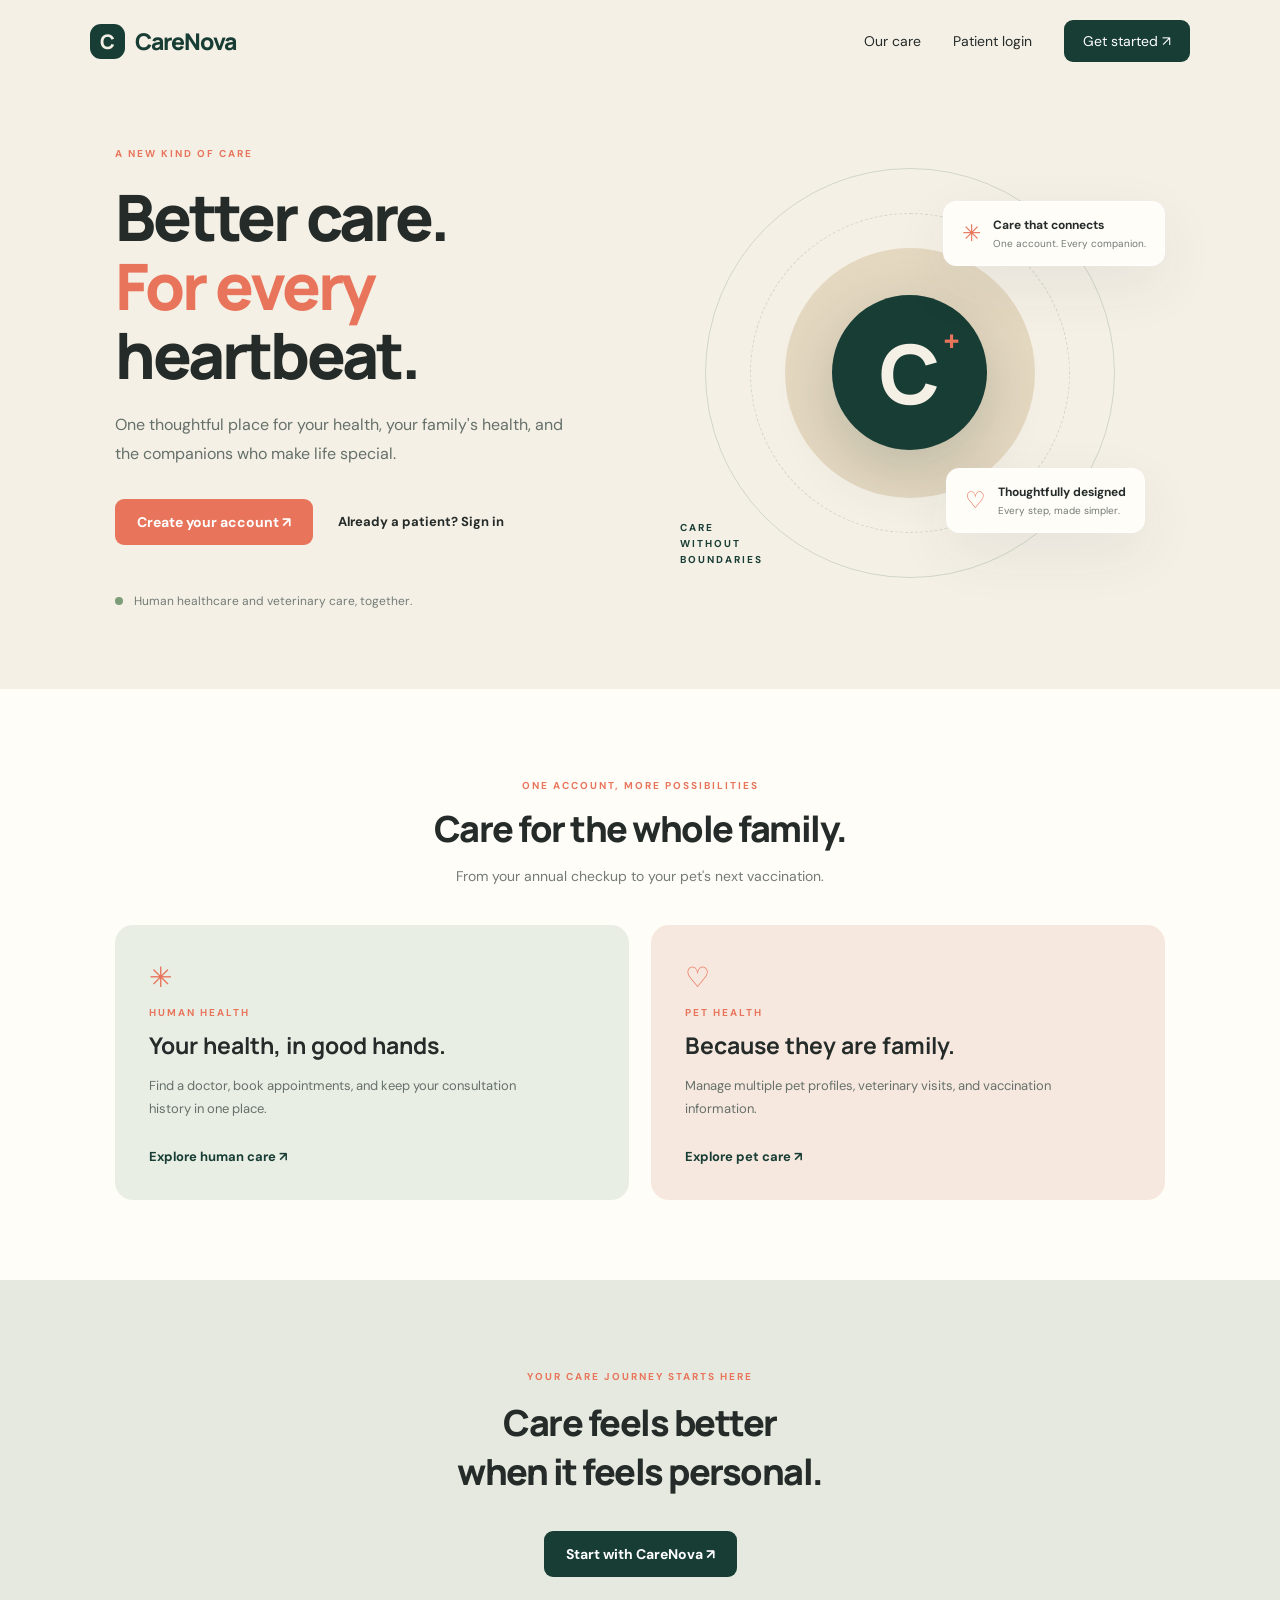
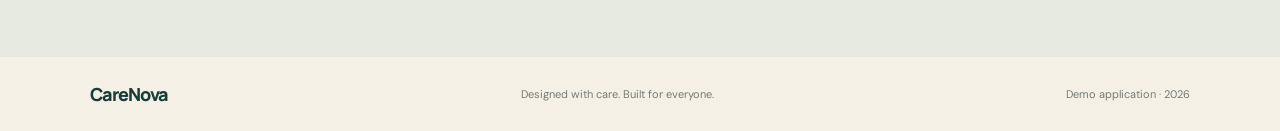
<file: index.html>
﻿<!DOCTYPE html>
<html lang="en">
<head>
<meta charset="UTF-8">
<meta name="viewport" content="width=device-width,initial-scale=1">
<title>CareNova | Healthcare, Reimagined</title>
<link rel="stylesheet" href="css/style.css">
</head>
<body>
<header class="site-header">
<a class="brand" href="index.html"><span class="brand-mark">C</span> CareNova</a>
<nav><a href="#care">Our care</a><a href="login.html">Patient login</a><a class="nav-cta" href="register.html">Get started ↗</a></nav>
</header>
<main>
<section class="hero">
<div class="hero-copy">
<p class="eyebrow">A NEW KIND OF CARE</p>
<h1>Better care.<br><span>For every</span> heartbeat.</h1>
<p class="hero-text">One thoughtful place for your health, your family's health, and the companions who make life special.</p>
<div class="hero-actions"><a class="btn btn-coral" href="register.html">Create your account ↗</a><a class="text-link" href="login.html">Already a patient? Sign in</a></div>
<div class="hero-note"><span class="status-dot"></span> Human healthcare and veterinary care, together.</div>
</div>
<div class="hero-art">
<div class="orbit orbit-one"></div><div class="orbit orbit-two"></div>
<div class="sun-disc"></div>
<div class="art-card art-card-top"><span>✳</span><div><b>Care that connects</b><small>One account. Every companion.</small></div></div>
<div class="art-card art-card-bottom"><span>♡</span><div><b>Thoughtfully designed</b><small>Every step, made simpler.</small></div></div>
<div class="art-center">C<span>+</span></div>
<div class="art-label">CARE<br>WITHOUT<br>BOUNDARIES</div>
</div>
</section>
<section class="care-section" id="care">
<div class="section-heading"><p class="eyebrow">ONE ACCOUNT, MORE POSSIBILITIES</p><h2>Care for the whole family.</h2><p>From your annual checkup to your pet's next vaccination.</p></div>
<div class="care-grid">
<article class="care-card human-card"><div class="card-icon">✳</div><p class="eyebrow">HUMAN HEALTH</p><h3>Your health, in good hands.</h3><p>Find a doctor, book appointments, and keep your consultation history in one place.</p><a href="register.html">Explore human care ↗</a></article>
<article class="care-card pet-card"><div class="card-icon">♡</div><p class="eyebrow">PET HEALTH</p><h3>Because they are family.</h3><p>Manage multiple pet profiles, veterinary visits, and vaccination information.</p><a href="register.html">Explore pet care ↗</a></article>
</div>
</section>
<section class="closing"><p class="eyebrow">YOUR CARE JOURNEY STARTS HERE</p><h2>Care feels better<br>when it feels personal.</h2><a class="btn btn-dark" href="register.html">Start with CareNova ↗</a></section>
</main>
<footer><a class="brand" href="index.html">CareNova</a><span>Designed with care. Built for everyone.</span><span>Demo application · 2026</span></footer>
</body>
</html>
</file>
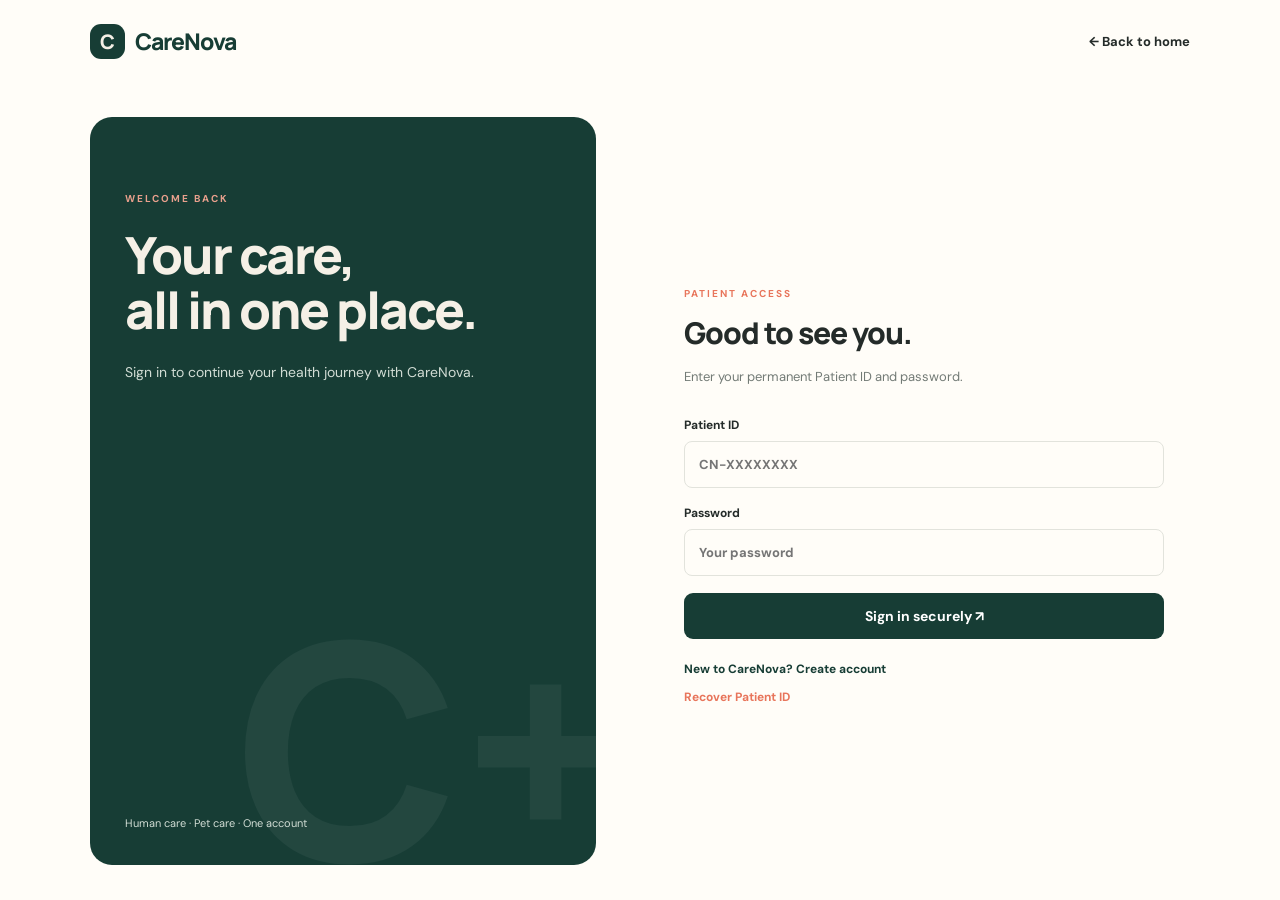
<file: admin.html>
﻿<!DOCTYPE html>
<html lang="en">
<head>
<meta charset="UTF-8"><meta name="viewport" content="width=device-width,initial-scale=1">
<title>CareNova | Admin</title><link rel="stylesheet" href="css/style.css"><link rel="stylesheet" href="css/dashboard.css">
</head>
<body class="dashboard-body admin-body">
<header class="dash-header"><a class="brand" href="index.html"><span class="brand-mark">C</span> CareNova <span class="admin-tag">ADMIN</span></a><div class="dash-user"><span>CareNova administration</span><button id="adminLogout" class="btn btn-outline btn-small">Sign out</button></div></header>
<div class="dashboard-layout">
<aside class="sidebar"><p class="eyebrow">MANAGEMENT</p><button class="side-link active" data-admin-tab="overview">◈ Overview</button><button class="side-link" data-admin-tab="patients">♙ Patients & pets</button><button class="side-link" data-admin-tab="appointments">▦ Appointments</button><button class="side-link" data-admin-tab="providers">✳ Care providers</button><button class="side-link" data-admin-tab="feedback">☆ Feedback</button><div class="sidebar-bottom"><p class="eyebrow">ADMIN ACCESS</p><b>ADMIN</b><small>Demo management portal</small></div></aside>
<main class="dash-main" id="adminApp"><div class="loading">Loading administration…</div></main>
</div>
<script src="js/app.js"></script><script src="js/admin.js"></script><script src="js/appointments.js"></script><script src="js/feedback.js"></script>
</body></html>
</file>
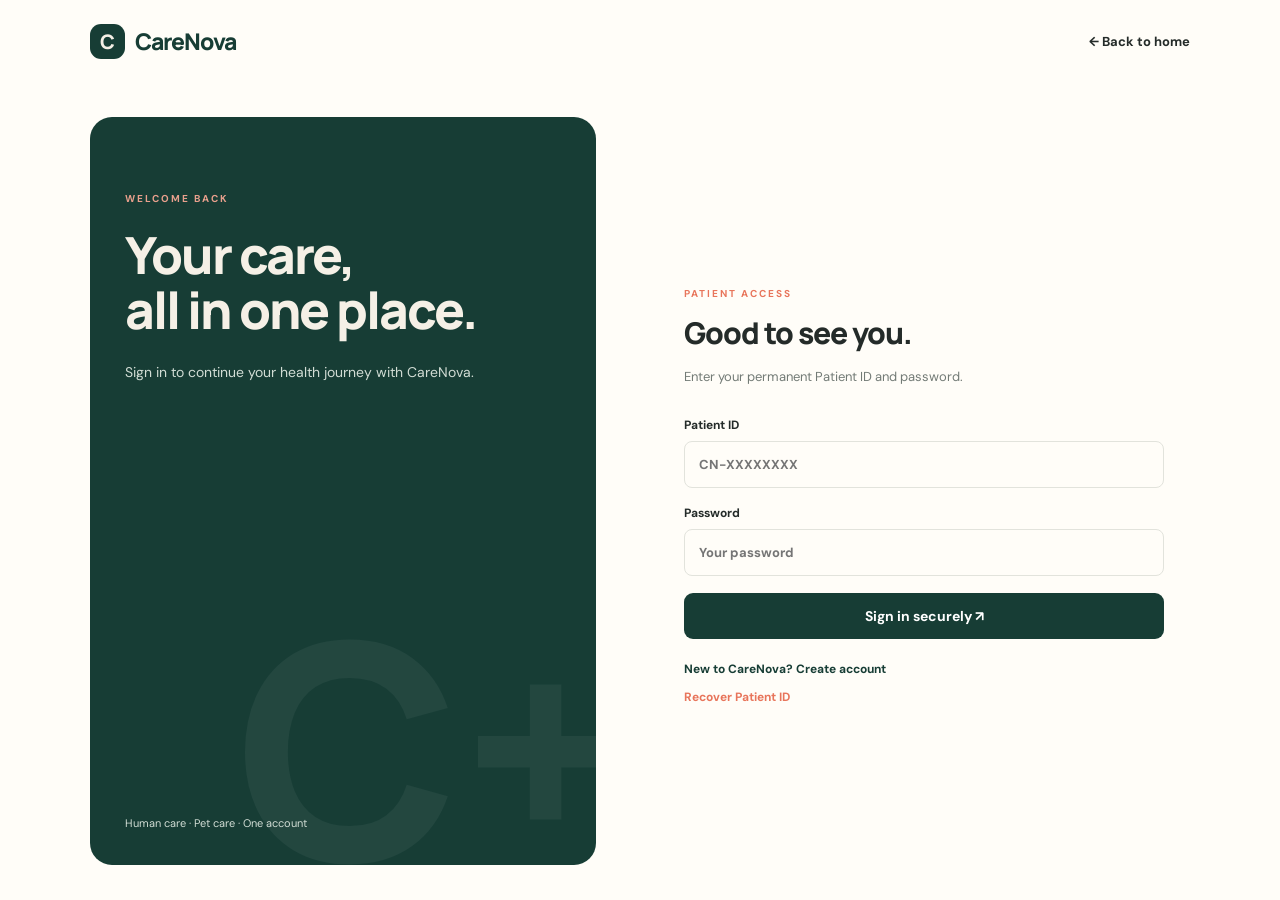
<file: login.html>
﻿<!DOCTYPE html>
<html lang="en">
<head>
<meta charset="UTF-8"><meta name="viewport" content="width=device-width,initial-scale=1">
<title>Sign in | CareNova</title><link rel="stylesheet" href="css/style.css"><link rel="stylesheet" href="css/auth.css">
</head>
<body class="auth-body">
<header class="site-header"><a class="brand" href="index.html"><span class="brand-mark">C</span> CareNova</a><a class="text-link" href="index.html">← Back to home</a></header>
<main class="auth-layout">
<section class="auth-aside"><p class="eyebrow">WELCOME BACK</p><h1>Your care,<br>all in one place.</h1><p>Sign in to continue your health journey with CareNova.</p><div class="aside-symbol">C<span>+</span></div><small>Human care · Pet care · One account</small></section>
<section class="auth-panel"><p class="eyebrow">PATIENT ACCESS</p><h2>Good to see you.</h2><p class="muted">Enter your permanent Patient ID and password.</p>
<form id="loginForm">
<label>Patient ID<input id="loginId" required placeholder="CN-XXXXXXXX" autocomplete="username"></label>
<label>Password<input id="loginPassword" type="password" required placeholder="Your password" autocomplete="current-password"></label>
<button class="btn btn-dark full" type="submit">Sign in securely ↗</button>
<p id="loginMessage" class="form-message"></p>
</form>
<div class="auth-links"><a href="register.html">New to CareNova? Create account</a><button type="button" class="link-button" id="recoverBtn">Recover Patient ID</button></div>
<div id="recoveryBox" class="recovery-box hidden"><label>Registered email<input id="recoverEmail" type="email" placeholder="you@example.com"></label><button class="btn btn-outline full" id="recoverSubmit" type="button">Find my ID</button><p id="recoveryMessage" class="form-message"></p></div>
</section>
</main>
<script src="js/app.js"></script><script src="js/auth.js"></script>
</body></html>
</file>
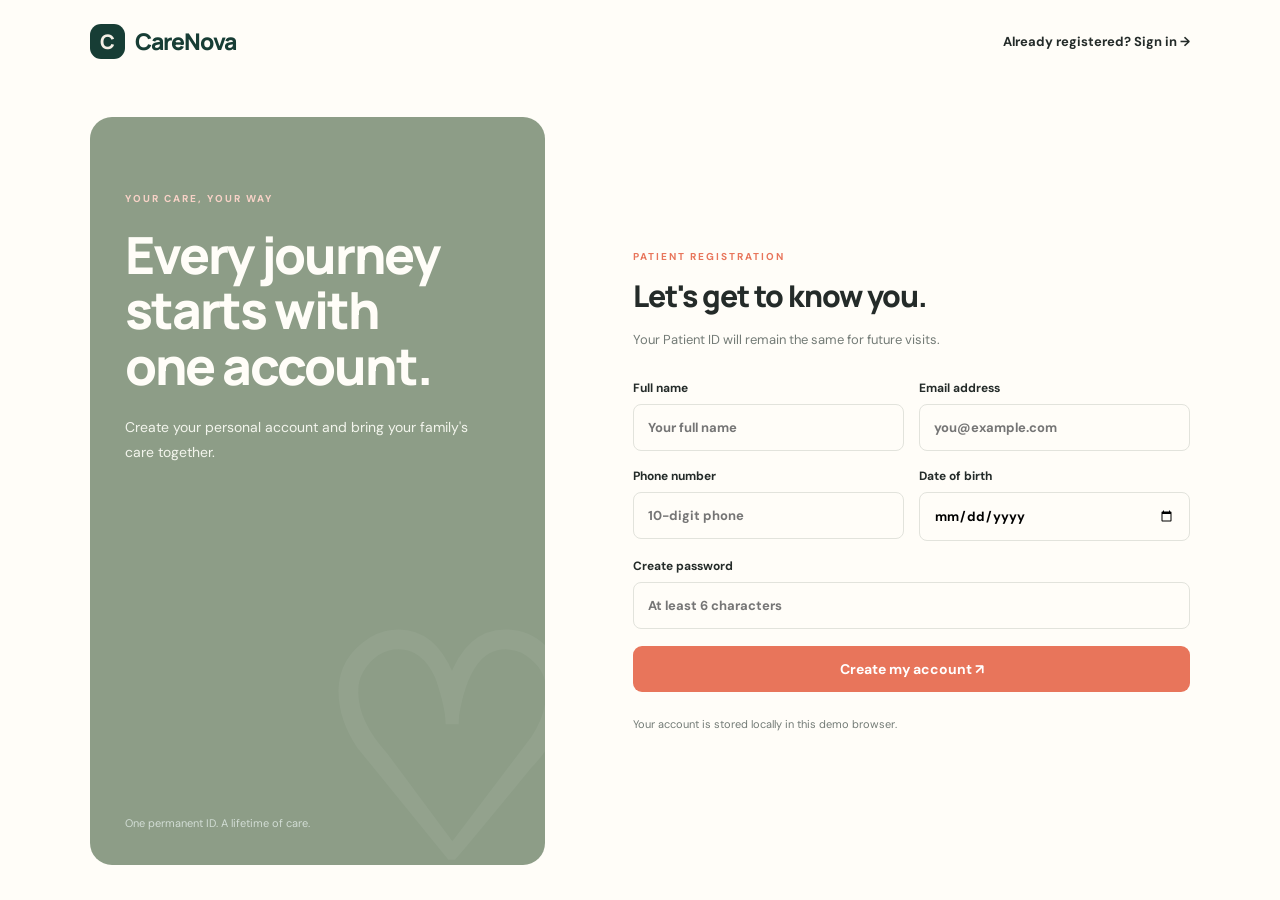
<file: register.html>
﻿<!DOCTYPE html>
<html lang="en">
<head>
<meta charset="UTF-8"><meta name="viewport" content="width=device-width,initial-scale=1">
<title>Create account | CareNova</title><link rel="stylesheet" href="css/style.css"><link rel="stylesheet" href="css/auth.css">
</head>
<body class="auth-body register-body">
<header class="site-header"><a class="brand" href="index.html"><span class="brand-mark">C</span> CareNova</a><a class="text-link" href="login.html">Already registered? Sign in →</a></header>
<main class="auth-layout register-layout">
<section class="auth-aside register-aside"><p class="eyebrow">YOUR CARE, YOUR WAY</p><h1>Every journey<br>starts with<br>one account.</h1><p>Create your personal account and bring your family's care together.</p><div class="aside-symbol">♡</div><small>One permanent ID. A lifetime of care.</small></section>
<section class="auth-panel register-panel"><p class="eyebrow">PATIENT REGISTRATION</p><h2>Let's get to know you.</h2><p class="muted">Your Patient ID will remain the same for future visits.</p>
<form id="registerForm">
<div class="form-grid">
<label>Full name<input id="regName" required minlength="2" placeholder="Your full name"></label>
<label>Email address<input id="regEmail" type="email" required placeholder="you@example.com"></label>
<label>Phone number<input id="regPhone" type="tel" required placeholder="10-digit phone"></label>
<label>Date of birth<input id="regDob" type="date" required></label>
<label class="span-two">Create password<input id="regPassword" type="password" minlength="6" required placeholder="At least 6 characters"></label>
</div>
<button class="btn btn-coral full" type="submit">Create my account ↗</button>
<p id="registerMessage" class="form-message"></p>
</form>
<div id="createdAccount" class="created-account hidden"></div>
<p class="auth-footnote">Your account is stored locally in this demo browser.</p>
</section>
</main>
<script src="js/app.js"></script><script src="js/auth.js"></script>
</body></html>
</file>
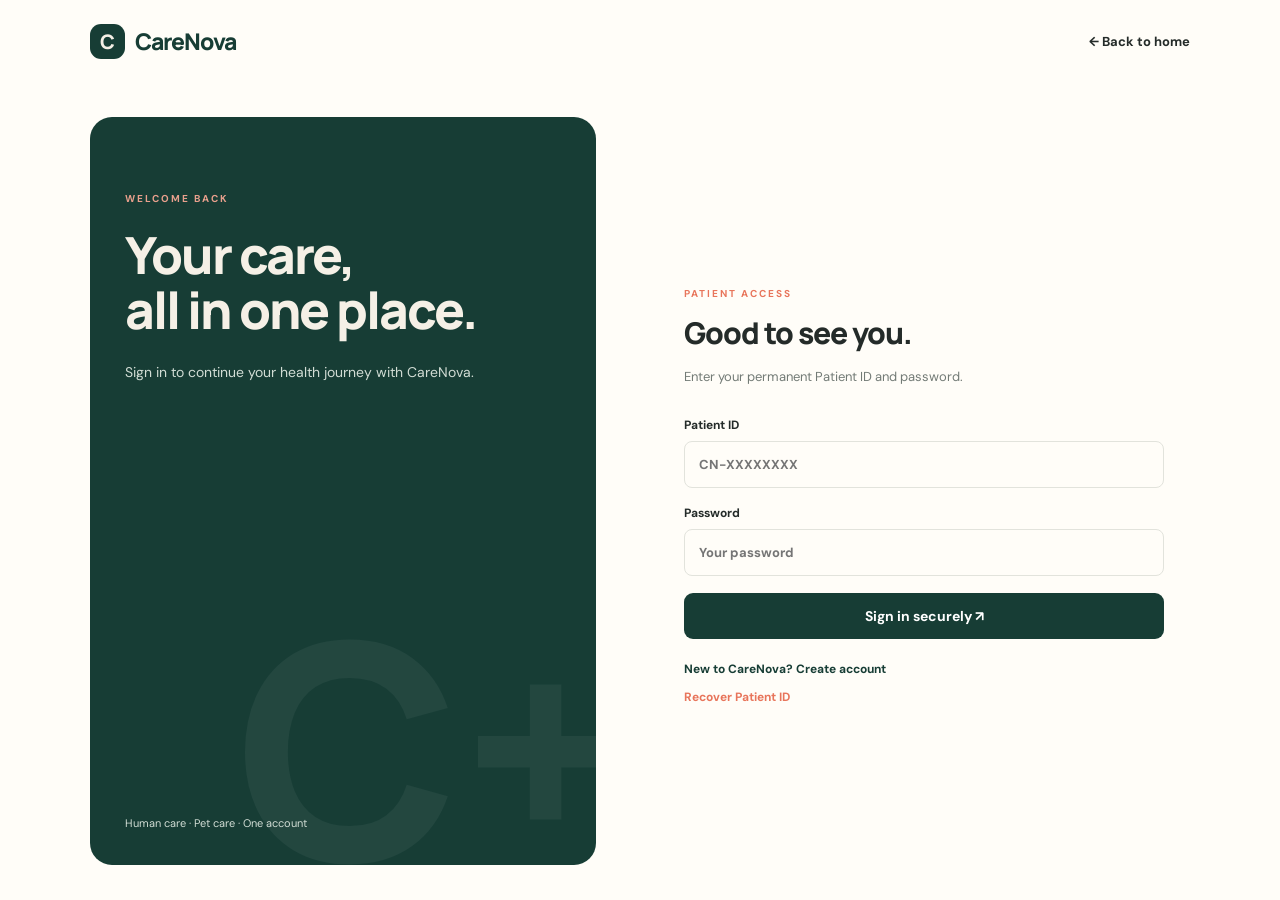
<file: user-dashboard.html>
﻿<!DOCTYPE html>
<html lang="en">
<head>
<meta charset="UTF-8"><meta name="viewport" content="width=device-width,initial-scale=1">
<title>My Care | CareNova</title><link rel="stylesheet" href="css/style.css"><link rel="stylesheet" href="css/dashboard.css">
</head>
<body class="dashboard-body">
<header class="dash-header"><a class="brand" href="index.html"><span class="brand-mark">C</span> CareNova</a><div class="dash-user"><span id="userBadge">Patient</span><button id="logoutBtn" class="btn btn-outline btn-small">Sign out</button></div></header>
<div class="dashboard-layout">
<aside class="sidebar"><p class="eyebrow">YOUR SPACE</p><button class="side-link active" data-tab="overview">◈ Overview</button><button class="side-link" data-tab="appointments">▦ Appointments</button><button class="side-link" data-tab="pets">♡ My pets</button><button class="side-link" data-tab="doctors">✳ Find care</button><div class="sidebar-bottom"><p class="eyebrow">PATIENT ID</p><b id="sidebarPatientId">—</b><small>Keep this ID for future visits.</small></div></aside>
<main class="dash-main" id="patientApp">
<div class="loading">Loading your care dashboard…</div>
</main>
</div>
<script src="js/app.js"></script><script src="js/patient.js"></script><script src="js/appointments.js"></script><script src="js/feedback.js"></script>
</body></html>
</file>
<file: css/style.css>
﻿@import url('https://fonts.googleapis.com/css2?family=DM+Sans:wght@400;500;600;700&family=Manrope:wght@400;500;600;700;800&display=swap');
:root{--forest:#173D35;--ivory:#F5F0E6;--coral:#E8755B;--sage:#A7B8A2;--charcoal:#242B29;--muted:#737B76;--line:#e5e5dc;--white:#fff;--shadow:0 20px 60px #173d3512}
*{box-sizing:border-box}html{scroll-behavior:smooth}body{margin:0;background:var(--ivory);color:var(--charcoal);font-family:'DM Sans',Arial,sans-serif}a{color:inherit;text-decoration:none}button,input,select,textarea{font:inherit}button,a{transition:all .2s ease}button{cursor:pointer}.site-header{height:82px;display:flex;align-items:center;justify-content:space-between;padding:0 7%;background:var(--ivory)}.brand{display:inline-flex;align-items:center;gap:10px;font:800 23px Manrope,sans-serif;letter-spacing:-1px;color:var(--forest)}.brand-mark{display:grid;place-items:center;width:35px;height:35px;border-radius:11px;background:var(--forest);color:var(--ivory);font:800 20px Manrope}.site-header nav{display:flex;align-items:center;gap:32px;font-size:14px}.site-header nav a:hover,.text-link:hover{color:var(--coral)}.nav-cta{padding:12px 19px;border-radius:9px;background:var(--forest);color:white}.nav-cta:hover{background:var(--coral);color:white}.btn{display:inline-flex;justify-content:center;align-items:center;gap:8px;border:0;border-radius:9px;padding:14px 22px;font-weight:700;font-size:14px}.btn-coral{background:var(--coral);color:#fff}.btn-coral:hover{background:#cf624a;transform:translateY(-2px)}.btn-dark{background:var(--forest);color:white}.btn-dark:hover{background:var(--charcoal);transform:translateY(-2px)}.btn-outline{border:1px solid var(--line);background:transparent;color:var(--forest)}.btn-outline:hover{border-color:var(--forest)}.btn-small{padding:9px 14px;font-size:12px}.full{width:100%}.text-link{font-size:13px;font-weight:700}.eyebrow{font-size:10px;letter-spacing:2px;font-weight:700;color:var(--coral)}.muted{color:var(--muted);font-size:13px;line-height:1.7}.hero{min-height:580px;padding:55px 9% 80px;display:grid;grid-template-columns:1fr 1fr;align-items:center;gap:30px;overflow:hidden}.hero-copy{max-width:560px}.hero h1,.auth-aside h1{font:800 clamp(43px,5vw,70px)/1.08 Manrope,sans-serif;letter-spacing:-3px;margin:22px 0}.hero h1 span{color:var(--coral)}.hero-text{max-width:450px;color:#65706a;line-height:1.8;font-size:16px}.hero-actions{display:flex;align-items:center;gap:25px;margin-top:30px;flex-wrap:wrap}.hero-note{margin-top:48px;font-size:12px;color:var(--muted)}.status-dot{display:inline-block;width:8px;height:8px;border-radius:50%;background:#7d9c79;margin-right:8px}.hero-art{height:440px;position:relative;display:grid;place-items:center}.orbit{position:absolute;border:1px solid #a7b8a277;border-radius:50%;width:410px;height:410px}.orbit-two{width:320px;height:320px;border-style:dashed}.sun-disc{position:absolute;width:250px;height:250px;border-radius:50%;background:#e5d8c1}.art-center{position:relative;display:grid;place-items:center;width:155px;height:155px;border-radius:50%;background:var(--forest);color:var(--ivory);font:800 82px Manrope;box-shadow:0 20px 60px #173d3533}.art-center span{position:absolute;right:27px;top:25px;color:var(--coral);font-size:30px}.art-label{position:absolute;bottom:25px;left:25px;font-size:10px;line-height:1.6;letter-spacing:2px;color:var(--forest);font-weight:700}.art-card{position:absolute;z-index:2;display:flex;align-items:center;gap:12px;padding:15px 18px;background:#fffdf8;border:1px solid #ffffff;border-radius:13px;box-shadow:var(--shadow)}.art-card>span{font-size:23px;color:var(--coral)}.art-card b,.art-card small{display:block}.art-card b{font-size:12px}.art-card small{font-size:10px;color:var(--muted);margin-top:4px}.art-card-top{top:48px;right:0}.art-card-bottom{bottom:60px;right:20px}.care-section{padding:80px 9%;background:#fffdf8}.section-heading{text-align:center;margin-bottom:40px}.section-heading h2,.closing h2{font:800 36px Manrope;letter-spacing:-1.5px;margin:12px 0}.section-heading>p:last-child{color:var(--muted);font-size:14px}.care-grid{display:grid;grid-template-columns:1fr 1fr;gap:22px}.care-card{padding:34px;border-radius:18px;min-height:270px}.human-card{background:#e9eee5}.pet-card{background:#f7e8df}.card-icon{font-size:28px;color:var(--coral)}.care-card h3{font:700 23px Manrope;margin:10px 0}.care-card>p:not(.eyebrow){max-width:400px;font-size:13px;line-height:1.8;color:#65706a}.care-card a{display:inline-block;margin-top:14px;font-size:13px;font-weight:700;color:var(--forest)}.closing{text-align:center;padding:80px 20px;background:#e6e9df}.closing h2{margin:15px 0 25px}.closing .btn{margin-top:10px}footer{display:flex;align-items:center;justify-content:space-between;gap:15px;padding:25px 7%;font-size:11px;color:var(--muted);background:var(--ivory)}footer .brand{font-size:18px}.form-message{font-size:12px;line-height:1.6}.form-message.error{color:#b83b31}.form-message.success{color:#27744b}.hidden{display:none!important}
@media(max-width:800px){.site-header{padding:0 5%;height:70px}.site-header nav{gap:13px}.site-header nav>a:first-child{display:none}.hero{grid-template-columns:1fr;padding:45px 7%;gap:5px}.hero-art{height:350px}.orbit{width:320px;height:320px}.orbit-two{width:250px;height:250px}.sun-disc{width:190px;height:190px}.art-center{width:125px;height:125px;font-size:65px}.care-section{padding:55px 6%}.care-grid{grid-template-columns:1fr}.closing{padding:55px 20px}footer{flex-wrap:wrap}.hero h1{font-size:48px}}
@media(max-width:480px){.site-header nav{font-size:12px}.brand{font-size:19px}.hero h1{font-size:42px}.hero-actions{align-items:flex-start;flex-direction:column}.hero-art{transform:scale(.9);margin:-10px -20px}.section-heading h2,.closing h2{font-size:29px}}
</file>
<file: css/dashboard.css>
﻿.dashboard-body{background:#f3f1e9;min-height:100vh}.dash-header{height:76px;background:#fffdf8;display:flex;align-items:center;justify-content:space-between;padding:0 4%;border-bottom:1px solid var(--line)}.dash-user{display:flex;align-items:center;gap:16px;font-size:12px}.dash-user>span{color:var(--muted)}.dashboard-layout{display:grid;grid-template-columns:235px 1fr;min-height:calc(100vh - 76px)}.sidebar{padding:30px 20px;background:#fffdf8;border-right:1px solid var(--line);display:flex;flex-direction:column;gap:8px}.sidebar>.eyebrow{padding-left:12px}.side-link{border:0;background:transparent;text-align:left;padding:13px 12px;border-radius:8px;color:#69716b;font-size:13px}.side-link:hover,.side-link.active{background:#e9eee5;color:var(--forest);font-weight:700}.sidebar-bottom{margin-top:auto;padding:20px 12px;border-top:1px solid var(--line);display:flex;flex-direction:column;gap:8px}.sidebar-bottom b{font-size:13px;color:var(--forest)}.sidebar-bottom small{font-size:11px;color:var(--muted);line-height:1.6}.dash-main{padding:35px 4%;min-width:0;max-width:1500px;width:100%;margin:0 auto}.dash-heading{display:flex;align-items:flex-start;justify-content:space-between;gap:20px;margin-bottom:25px}.dash-heading h1{font:800 30px Manrope;letter-spacing:-1px;margin:5px 0}.dash-heading p{font-size:13px;color:var(--muted);line-height:1.6}.eyebrow{margin:0}.stats-grid{display:grid;grid-template-columns:repeat(4,1fr);gap:14px;margin-bottom:25px}.stat-card,.panel,.provider-card,.pet-card-dash,.appointment-card{background:#fffdf8;border:1px solid #e9e7de;border-radius:13px;padding:20px}.stat-card small{display:block;color:var(--muted);font-size:11px}.stat-card b{display:block;font:800 27px Manrope;color:var(--forest);margin-top:10px}.panel{margin-bottom:20px}.panel-head{display:flex;align-items:center;justify-content:space-between;gap:15px;margin-bottom:18px}.panel h2,.panel-head h2{font:700 18px Manrope;margin:0}.panel p{font-size:12px;color:var(--muted);line-height:1.7}.panel form{margin-top:15px}.field-grid{display:grid;grid-template-columns:repeat(2,minmax(0,1fr));gap:12px}.field-grid.three{grid-template-columns:repeat(3,minmax(0,1fr))}.field{display:block;font-size:11px;font-weight:700;color:#59615c}.field input,.field select,.field textarea,.search-input{width:100%;margin-top:7px;padding:12px;border:1px solid #e4e4db;border-radius:8px;background:#fffdf8;font-size:12px;outline:none}.field textarea{min-height:85px;resize:vertical}.field input:focus,.field select:focus,.field textarea:focus{border-color:var(--forest)}.field-wide{grid-column:1/-1}.form-actions{display:flex;gap:10px;flex-wrap:wrap;margin-top:15px}.table-wrap{overflow:auto}table{width:100%;border-collapse:collapse;font-size:12px}th,td{text-align:left;padding:13px 11px;border-bottom:1px solid #eeede6;vertical-align:top}th{font-size:10px;letter-spacing:.5px;color:var(--muted);text-transform:uppercase}td{line-height:1.6}.empty-state{padding:25px;text-align:center;color:var(--muted);font-size:13px}.status{display:inline-block;padding:5px 9px;border-radius:20px;background:#eee;color:#555;font-size:10px;font-weight:700;white-space:nowrap}.status.confirmed{background:#e2eee2;color:#28613e}.status.completed{background:#e4e8e1;color:#395b3c}.status.cancelled{background:#f7e1dc;color:#a24435}.status.pending{background:#f4ead0;color:#89621d}.card-grid{display:grid;grid-template-columns:repeat(3,minmax(0,1fr));gap:14px}.provider-card h3,.pet-card-dash h3{font:700 16px Manrope;margin:12px 0 5px}.provider-card p,.pet-card-dash p{font-size:12px;color:var(--muted);line-height:1.7}.provider-top{display:flex;justify-content:space-between;align-items:center}.avatar{width:42px;height:42px;border-radius:13px;display:grid;place-items:center;background:#e9eee5;color:var(--forest);font-weight:800}.rating{color:#bd7b28;font-size:12px}.pet-card-dash{background:#f7e8df}.pet-card-dash .avatar{background:#f0d4c6}.inline-form{display:flex;gap:10px;align-items:center;flex-wrap:wrap}.inline-form input{max-width:250px}.notice{padding:12px 14px;background:#e9eee5;border-radius:8px;color:var(--forest);font-size:12px;line-height:1.6;margin-bottom:15px}.notice.error{background:#f7e1dc;color:#a24435}.admin-tag{font:700 9px 'DM Sans';letter-spacing:1px;color:var(--coral);border:1px solid #e8b7aa;padding:5px 7px;border-radius:5px}.loading{color:var(--muted);padding:30px}.action-btn{border:1px solid #d8ded5;background:#fffdf8;color:var(--forest);border-radius:6px;padding:7px 9px;font-size:10px;font-weight:700;margin:2px}.action-btn:hover{background:var(--forest);color:white}.action-btn.danger{color:#a24435}.rating-stars{display:flex;gap:7px;margin:12px 0}.rating-stars button{font-size:25px;border:0;background:none;color:#d5d5cc;padding:0}.rating-stars button.selected{color:#d89b39}.feedback-item{padding:15px 0;border-bottom:1px solid var(--line)}.feedback-item:last-child{border-bottom:0}.feedback-item b{font-size:13px}.feedback-item p{font-size:12px;color:var(--muted);line-height:1.7}.pet-meta{display:flex;gap:8px;flex-wrap:wrap}.pet-meta span{font-size:10px;background:#ffffff99;padding:5px 8px;border-radius:5px}
@media(max-width:1050px){.stats-grid{grid-template-columns:repeat(2,1fr)}.card-grid{grid-template-columns:repeat(2,minmax(0,1fr))}.dashboard-layout{grid-template-columns:190px 1fr}.sidebar{padding:25px 12px}.dash-main{padding:25px 3%}}
@media(max-width:700px){.dashboard-layout{grid-template-columns:1fr}.sidebar{display:flex;flex-direction:row;overflow-x:auto;padding:10px;gap:5px;border-right:0;border-bottom:1px solid var(--line)}.sidebar>.eyebrow,.sidebar-bottom{display:none}.side-link{white-space:nowrap;padding:10px;font-size:11px}.dash-header{padding:0 4%;height:65px}.dash-header .brand{font-size:18px}.dash-user{gap:8px}.dash-user>span{display:none}.dash-main{padding:22px 4%}.dash-heading h1{font-size:25px}.stats-grid{gap:9px}.stat-card{padding:14px}.stat-card b{font-size:23px}.field-grid,.field-grid.three{grid-template-columns:1fr}.field-wide{grid-column:auto}.card-grid{grid-template-columns:1fr 1fr}}
@media(max-width:440px){.card-grid{grid-template-columns:1fr}.stats-grid{grid-template-columns:1fr 1fr}.dash-heading{flex-direction:column}.panel{padding:15px}.panel-head{align-items:flex-start;flex-direction:column}.dash-header .admin-tag{display:none}}
</file>
<file: css/auth.css>
﻿.auth-body{min-height:100vh;background:#fffdf8}.auth-body .site-header{background:#fffdf8}.auth-layout{min-height:calc(100vh - 82px);display:grid;grid-template-columns:1fr 1fr;padding:35px 7%;gap:8%}.auth-aside{position:relative;overflow:hidden;padding:65px 35px 40px;background:var(--forest);border-radius:22px;color:var(--ivory);min-height:580px}.auth-aside .eyebrow{color:#e9a08d}.auth-aside h1{font-size:clamp(40px,4vw,57px);letter-spacing:-2px}.auth-aside>p:not(.eyebrow){max-width:370px;color:#d2ddd5;line-height:1.8;font-size:14px}.auth-aside small{position:absolute;bottom:35px;left:35px;font-size:11px;color:#d2ddd5}.aside-symbol{position:absolute;right:-35px;bottom:-85px;font:800 300px Manrope;color:#ffffff0d}.auth-panel{align-self:center;max-width:480px;width:100%;padding:25px 0}.auth-panel h2{font:800 30px Manrope;letter-spacing:-1px;margin:12px 0}.auth-panel form{margin-top:28px}.auth-panel label{display:block;margin-bottom:17px;font-size:12px;font-weight:700}.auth-panel input,.auth-panel select,.auth-panel textarea{display:block;width:100%;margin-top:8px;padding:14px;border:1px solid #e2e3dc;border-radius:8px;background:#fffdf8;outline:none;font-size:13px}.auth-panel input:focus,.auth-panel select:focus,.auth-panel textarea:focus{border-color:var(--forest);box-shadow:0 0 0 3px #173d3510}.auth-links{display:flex;flex-direction:column;gap:12px;margin-top:22px;font-size:12px}.auth-links a{color:var(--forest);font-weight:700}.link-button{border:0;padding:0;background:none;text-align:left;color:var(--coral);font-size:12px;font-weight:700}.demo-note,.recovery-box,.created-account{padding:15px;margin-top:20px;border-radius:10px;background:#f1f1e9;font-size:12px;line-height:1.8}.recovery-box{background:#f7e8df}.created-account{background:#e9eee5}.created-account strong{font-size:19px;color:var(--forest)}.auth-footnote{font-size:11px;color:var(--muted);margin-top:25px}.register-layout{grid-template-columns:.9fr 1.1fr}.register-aside{background:#8d9d87;color:#fffdf8}.register-aside .eyebrow{color:#f8d2c7}.register-aside>p:not(.eyebrow){color:#f3f5ed}.register-panel{max-width:570px}.form-grid{display:grid;grid-template-columns:1fr 1fr;gap:0 15px}.span-two{grid-column:span 2}
@media(max-width:850px){.auth-layout{grid-template-columns:1fr;padding:25px 6%;gap:20px}.auth-aside{min-height:270px;padding:30px}.auth-aside h1{font-size:39px}.auth-aside small{bottom:20px;left:30px}.aside-symbol{font-size:180px}.auth-panel{padding:20px 5px}.register-layout{grid-template-columns:1fr}.auth-aside h1 br{display:none}}
@media(max-width:480px){.form-grid{grid-template-columns:1fr}.span-two{grid-column:auto}.auth-aside{min-height:240px}.auth-aside h1{font-size:34px}.auth-body .site-header .text-link{font-size:11px}}
</file>
